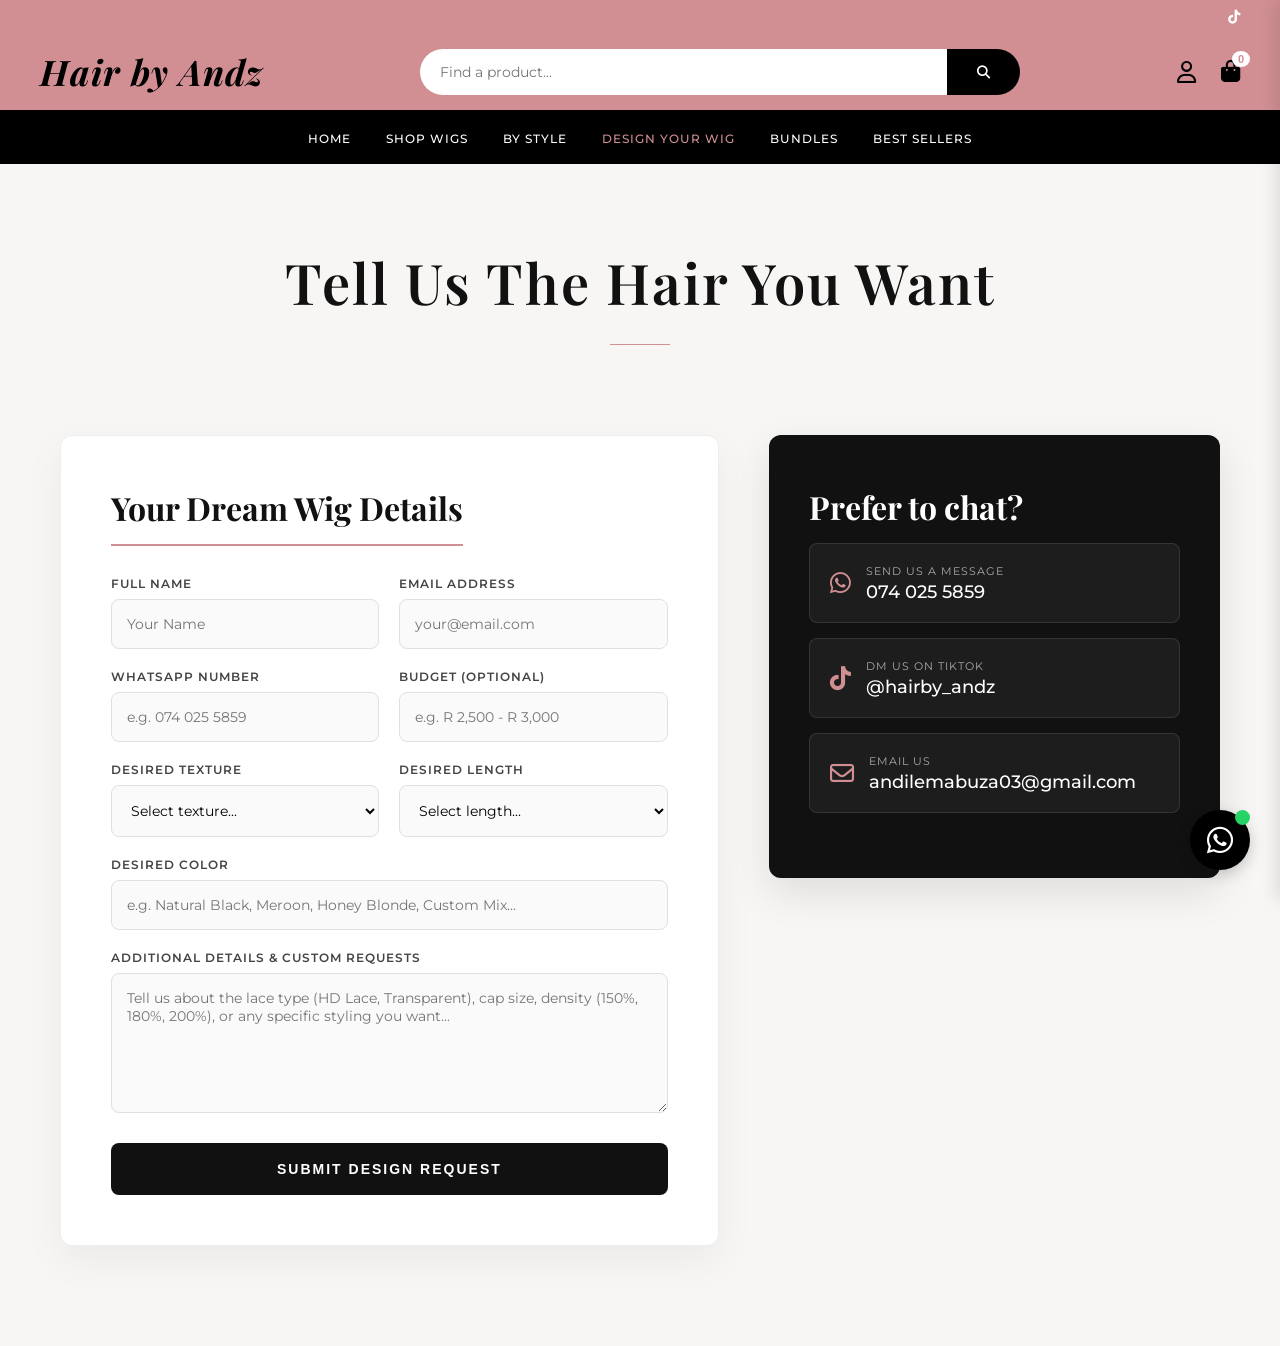
<file: design.html>
<!DOCTYPE html>
<html lang="en">
<head>
    <meta charset="UTF-8">
    <meta name="viewport" content="width=device-width, initial-scale=1.0">
    <title>Hair by Andz | Design Your Wig</title>
    <link rel="stylesheet" href="style.css">
    <link rel="stylesheet" href="https://cdnjs.cloudflare.com/ajax/libs/font-awesome/6.4.0/css/all.min.css">
    <style>
        /* --- Animation for the Title --- */
        @keyframes fadeInUp {
            from {
                opacity: 0;
                transform: translateY(30px);
            }
            to {
                opacity: 1;
                transform: translateY(0);
            }
        }
        
        .page-header h1 {
            animation: fadeInUp 1.2s ease-out forwards;
            font-size: 3.5rem; /* Make it larger */
            color: #111;
            text-transform: capitalize; /* Capitalizes the first letter */
            margin-bottom: 20px;
        }
        
        /* Optional: animate the subtitle too with a slight delay */
        .page-header p {
            animation: fadeInUp 1.2s ease-out 0.3s forwards;
            opacity: 0; /* Starts invisible until animation kicks in */
        }

        /* --- Rest of the Design Page Layout --- */
        .design-page-wrapper {
            max-width: 1200px;
            margin: 20px auto 100px;
            padding: 0 20px;
            display: flex;
            gap: 50px;
            align-items: flex-start;
        }
        .design-form-container {
            flex: 1.5;
            background: #fff;
            padding: 50px;
            border-radius: 12px;
            box-shadow: 0 15px 40px rgba(0,0,0,0.05);
            border: 1px solid #eee;
        }
        .design-form-container h2 {
            font-size: 2rem;
            margin-bottom: 30px;
            color: #111;
            border-bottom: 2px solid #d18f93;
            padding-bottom: 15px;
            display: inline-block;
            font-family: 'Playfair Display', serif;
        }
        .design-form { display: flex; flex-direction: column; gap: 20px; }
        .form-row { display: flex; gap: 20px; }
        .form-group { flex: 1; display: flex; flex-direction: column; gap: 8px; }
        .form-group label { font-size: 12px; font-weight: 600; text-transform: uppercase; letter-spacing: 1px; color: #444; }
        .form-group input, .form-group select, .form-group textarea {
            width: 100%; padding: 15px; border: 1px solid #e0e0e0;
            border-radius: 8px; font-family: 'Montserrat', sans-serif;
            font-size: 14px; background: #fafafa; transition: border-color 0.3s;
        }
        .form-group input:focus, .form-group select:focus, .form-group textarea:focus {
            border-color: #d18f93; outline: none;
        }
        .design-submit-btn {
            background: #111; color: white; padding: 18px;
            border: none; border-radius: 8px; font-size: 14px;
            font-weight: 600; text-transform: uppercase; letter-spacing: 2px;
            cursor: pointer; transition: background 0.3s; margin-top: 10px;
        }
        .design-submit-btn:hover { background: #d18f93; }
        .design-contact-info {
            flex: 1;
            background: #111;
            color: white;
            padding: 50px 40px;
            border-radius: 12px;
            box-shadow: 0 15px 40px rgba(0,0,0,0.1);
            position: sticky;
            top: 100px;
        }
        .design-contact-info h3 { font-size: 2rem; margin-bottom: 15px; font-family: 'Playfair Display', serif; }
        .design-contact-info p { color: #ccc; font-size: 1rem; line-height: 1.6; margin-bottom: 30px; }
        .contact-method {
            display: flex; align-items: center; gap: 15px;
            background: rgba(255,255,255,0.05); padding: 20px;
            border-radius: 8px; margin-bottom: 15px;
            text-decoration: none; color: white; transition: background 0.3s;
            border: 1px solid rgba(255,255,255,0.1);
        }
        .contact-method:hover { background: rgba(255,255,255,0.1); }
        .contact-method i { font-size: 24px; color: #d18f93; }
        .contact-method div span { display: block; font-size: 11px; text-transform: uppercase; letter-spacing: 1px; color: #aaa; margin-bottom: 3px; }
        .contact-method div strong { font-size: 1.1rem; font-weight: 500; }
        
        @media (max-width: 900px) {
            .design-page-wrapper { flex-direction: column; }
            .form-row { flex-direction: column; gap: 20px; }
            .design-contact-info { position: static; }
            .page-header h1 { font-size: 2.5rem; }
        }
    </style>
</head>
<body>

    <!-- Top Bar -->
    <div class="top-bar">
        <a href="https://www.tiktok.com/@hairby_andz?_r=1&_t=ZS-9AzT24f9npl" target="_blank"><i class="fab fa-tiktok"></i></a>
    </div>

    <!-- Main Header -->
    <header class="main-header">
        <a href="index.html" class="logo-text">Hair by Andz</a>
        <div class="search-container">
            <input type="text" id="searchInput" placeholder="Find a product..." onkeypress="handleSearch(event)">
            <button onclick="executeSearch()"><i class="fas fa-search"></i></button>
        </div>
        <div class="header-icons">
            <a href="#"><i class="far fa-user"></i></a>
            <button onclick="toggleCart()">
                <i class="fas fa-shopping-bag"></i>
                <span class="cart-count">0</span>
            </button>
        </div>
    </header>

    <!-- Navigation Menu -->
    <nav class="nav-bar">
        <a href="index.html">Home</a> 
        <a href="index.html#shop-section">Shop Wigs</a>
        
        <div class="dropdown">
            <a>By Style</a> <!-- ARROW REMOVED -->
            <div class="dropdown-content">
                <a href="index.html#shop-section">Curly</a>
                <a href="index.html#shop-section">Straight</a>
            </div>
        </div>

        <!-- Highlighted active page -->
        <a href="design.html" style="color: #d18f93;">Design Your Wig</a>
        
        <a href="index.html" onclick="showComingSoon(event)">Bundles</a>
        <a href="index.html#shop-section">Best Sellers</a>
    </nav>

    <!-- Page Header -->
    <header class="page-header">
        <h1>tell us the hair you want</h1>
    </header>

    <!-- Main Design Content -->
    <div class="design-page-wrapper">
        
        <!-- Form Container (Left Side) -->
        <div class="design-form-container">
            <h2>Your Dream Wig Details</h2>
            
            <form class="design-form" action="https://formspree.io/f/xwllwnqz" method="POST">
                
                <div class="form-row">
                    <div class="form-group">
                        <label>Full Name</label>
                        <input type="text" name="name" placeholder="Your Name" required>
                    </div>
                    <div class="form-group">
                        <label>Email Address</label>
                        <input type="email" name="email" placeholder="your@email.com" required>
                    </div>
                </div>

                <div class="form-row">
                    <div class="form-group">
                        <label>WhatsApp Number</label>
                        <input type="tel" name="whatsapp" placeholder="e.g. 074 025 5859" required>
                    </div>
                    <div class="form-group">
                        <label>Budget (Optional)</label>
                        <input type="text" name="budget" placeholder="e.g. R 2,500 - R 3,000">
                    </div>
                </div>

                <div class="form-row">
                    <div class="form-group">
                        <label>Desired Texture</label>
                        <select name="texture" required>
                            <option value="" disabled selected>Select texture...</option>
                            <option value="Straight">Straight</option>
                            <option value="Curly">Curly</option>
                            <option value="Wavy">Wavy</option>
                            <option value="Deep Wave">Deep Wave</option>
                        </select>
                    </div>
                    <div class="form-group">
                        <label>Desired Length</label>
                        <select name="length" required>
                            <option value="" disabled selected>Select length...</option>
                            <option value="14 inches">14 inches</option>
                            <option value="16 inches">16 inches</option>
                            <option value="18 inches">18 inches</option>
                            <option value="20 inches">20 inches</option>
                            <option value="22 inches">22 inches</option>
                            <option value="24 inches+">24 inches+</option>
                        </select>
                    </div>
                </div>

                <div class="form-group">
                    <label>Desired Color</label>
                    <input type="text" name="color" placeholder="e.g. Natural Black, Meroon, Honey Blonde, Custom Mix..." required>
                </div>

                <div class="form-group">
                    <label>Additional Details & Custom Requests</label>
                    <textarea name="message" rows="6" placeholder="Tell us about the lace type (HD Lace, Transparent), cap size, density (150%, 180%, 200%), or any specific styling you want..." required></textarea>
                </div>

                <button type="submit" class="design-submit-btn">Submit Design Request</button>
            </form>
        </div>

        <!-- Contact Info (Right Side) -->
        <div class="design-contact-info">
            <h3>Prefer to chat?</h3>
            

            <a href="https://wa.me/27740255859?text=Hi%20Hair%20by%20Andz!%20I%20would%20like%20to%20inquire%20about%20designing%20a%20custom%20wig." target="_blank" class="contact-method">
                <i class="fab fa-whatsapp"></i>
                <div>
                    <span>Send us a message</span>
                    <strong>074 025 5859</strong>
                </div>
            </a>

            <a href="https://www.tiktok.com/@hairby_andz?_r=1&_t=ZS-9AzT24f9npl" target="_blank" class="contact-method">
                <i class="fab fa-tiktok"></i>
                <div>
                    <span>DM us on TikTok</span>
                    <strong>@hairby_andz</strong>
                </div>
            </a>
            
            <a href="mailto:andilemabuza03@gmail.com" class="contact-method">
                <i class="far fa-envelope"></i>
                <div>
                    <span>Email us</span>
                    <strong>andilemabuza03@gmail.com</strong>
                </div>
            </a>
        </div>

    </div>

    <!-- Floating WhatsApp -->
    <a href="https://wa.me/27740255859" target="_blank" class="floating-whatsapp">
        <i class="fab fa-whatsapp"></i><span class="wa-badge"></span>
    </a>

    <!-- Cart Drawer -->
    <div class="cart-overlay" id="cartOverlay" onclick="toggleCart()"></div>
    <div class="cart-drawer" id="cartDrawer">
        <div class="cart-header"><h2>Shopping Bag</h2><button class="close-cart" onclick="toggleCart()">&times;</button></div>
        <div class="cart-items-container" id="cartItemsContainer"><p style="text-align:center; color:#999; margin-top:50px;">Your bag is empty.</p></div>
        <div class="cart-footer">
            <div class="subtotal-row"><span>Subtotal</span><span id="cartSubtotal">R 0.00</span></div>
            <button onclick="checkoutWhatsApp()" class="whatsapp-checkout-btn">Checkout via WhatsApp</button>
        </div>
    </div>

    <!-- Modals -->
    <div class="modal-overlay" id="comingSoonModal">
        <div class="modal-box" style="position: relative;">
            <button class="close-modal" onclick="closeModals()">&times;</button>
            <h2>Coming Soon</h2>
            <p>Our exclusive bundles collection is currently being curated. Stay tuned for the drop!</p>
            <button onclick="closeModals()">Got It</button>
        </div>
    </div>

    <script src="cart.js"></script>
    <script>
        function handleSearch(event) { if (event.key === 'Enter') { executeSearch(); } }
        function executeSearch() {
            const query = document.getElementById('searchInput').value;
            if (query.trim() !== "") { window.location.href = `index.html?search=${encodeURIComponent(query)}#shop-section`; }
        }
        function showComingSoon(e) { e.preventDefault(); document.getElementById('comingSoonModal').classList.add('active'); }
        function closeModals() { document.getElementById('comingSoonModal').classList.remove('active'); }
    </script>
</body>
</html>
</file>
<file: style.css>
/* --- Premium Imports --- */
@import url('https://fonts.googleapis.com/css2?family=Playfair+Display:ital,wght@0,600;0,700;1,600&family=Montserrat:wght@300;400;500;600&display=swap');

:root {
    --brand-pink: #d18f93; 
    --brand-black: #000000;
    --text-main: #111;
    --whatsapp-green: #25D366;
    --card-bg: #ffffff;
}

* { margin: 0; padding: 0; box-sizing: border-box; }

body {
    font-family: 'Montserrat', sans-serif;
    color: var(--text-main);
    overflow-x: hidden;
    background-color: #f7f6f4; 
}

h1, h2, h3 { font-family: 'Playfair Display', serif; }

/* --- Top Bar (Socials) --- */
.top-bar {
    background-color: var(--brand-pink);
    display: flex;
    justify-content: flex-end;
    padding: 8px 40px;
    gap: 15px;
}
.top-bar a { color: white; text-decoration: none; font-size: 14px; transition: opacity 0.3s; }
.top-bar a:hover { opacity: 0.7; }

/* --- Main Header --- */
.main-header {
    background-color: var(--brand-pink);
    padding: 15px 40px;
    display: flex;
    justify-content: space-between;
    align-items: center;
    border-bottom: 3px solid var(--brand-black);
}

.logo-text {
    font-family: 'Playfair Display', serif;
    font-size: 2.2rem;
    font-style: italic;
    font-weight: 700;
    color: var(--brand-black);
    text-decoration: none;
    letter-spacing: 1px;
    line-height: 1;
}

/* Search Bar */
.search-container { display: flex; flex: 1; max-width: 600px; margin: 0 40px; }
.search-container input {
    width: 100%; padding: 14px 20px; border: none;
    border-radius: 30px 0 0 30px; outline: none;
    font-family: 'Montserrat', sans-serif; font-size: 14px;
}
.search-container button {
    background-color: var(--brand-black); color: white; border: none;
    padding: 0 30px; border-radius: 0 30px 30px 0; cursor: pointer;
}

/* Header Icons */
.header-icons { display: flex; gap: 25px; align-items: center; }
.header-icons button, .header-icons a {
    background: none; border: none; color: var(--brand-black);
    font-size: 22px; cursor: pointer; text-decoration: none; position: relative;
}
.cart-count {
    position: absolute; top: -8px; right: -10px; background: white;
    color: var(--brand-pink); font-size: 11px; font-weight: bold;
    border-radius: 50%; padding: 2px 6px;
}

/* --- Navigation Menu & Dropdowns --- */
.nav-bar {
    background-color: var(--brand-black);
    display: flex; justify-content: center; padding: 18px 0; gap: 35px;
    position: relative;
}
.nav-bar > a, .dropdown > a {
    color: white; text-decoration: none; font-size: 12px;
    text-transform: uppercase; letter-spacing: 1px; font-weight: 500;
    display: flex; align-items: center; gap: 5px; cursor: pointer;
}
.nav-bar > a:hover, .dropdown > a:hover { color: var(--brand-pink); }

/* Dropdown Container */
.dropdown { position: relative; display: inline-block; }
.dropdown-content {
    display: none;
    position: absolute;
    background-color: #fff;
    min-width: 160px;
    box-shadow: 0 8px 16px rgba(0,0,0,0.1);
    z-index: 100;
    top: 30px;
    left: 0;
    border-radius: 4px;
    overflow: hidden;
}
.dropdown-content a {
    color: var(--brand-black);
    padding: 12px 16px;
    text-decoration: none;
    display: block;
    font-size: 12px;
    font-weight: 500;
    text-transform: uppercase;
}
.dropdown-content a:hover { background-color: #f1f1f1; color: var(--brand-pink); }
.dropdown:hover .dropdown-content { display: block; }

/* --- Cinematic Auto-Slider Hero --- */
.hero-slider { position: relative; width: 100%; height: 85vh; overflow: hidden; background: #000; }
.slide { position: absolute; top: 0; left: 0; width: 100%; height: 100%; opacity: 0; transition: opacity 1.2s ease-in-out; display: flex; align-items: center; justify-content: center; text-align: center; }
.slide.active { opacity: 1; z-index: 1; }
.slide img { position: absolute; top: 0; left: 0; width: 100%; height: 100%; object-fit: cover; z-index: -2; }
.slide::after { content: ''; position: absolute; top: 0; left: 0; width: 100%; height: 100%; background: rgba(0, 0, 0, 0.4); z-index: -1; }
.slide-content { color: white; max-width: 900px; padding: 0 20px; transform: translateY(20px); transition: transform 1s ease; }
.slide.active .slide-content { transform: translateY(0); }
.slide-content p { font-size: 1.2rem; letter-spacing: 2px; margin-bottom: 15px; text-transform: uppercase; }
.slide-content h1 { font-size: 4.5rem; line-height: 1.1; margin-bottom: 25px; text-transform: uppercase; font-family: 'Montserrat', sans-serif; font-weight: 400; letter-spacing: 3px; }
.btn-shop-now { background-color: var(--brand-black); color: white; padding: 18px 45px; text-decoration: none; text-transform: uppercase; letter-spacing: 3px; font-size: 14px; border: 1px solid white; transition: all 0.3s; display: inline-block; }
.btn-shop-now:hover { background-color: white; color: var(--brand-black); }

.banner-arrow { position: absolute; top: 50%; transform: translateY(-50%); width: 50px; height: 50px; background: white; border-radius: 50%; display: flex; justify-content: center; align-items: center; font-size: 18px; cursor: pointer; z-index: 10; border: none; }
.banner-arrow:hover { background: #eee; }
.arrow-left { left: 30px; }
.arrow-right { right: 30px; }
.slider-dots { position: absolute; bottom: 20px; width: 100%; display: flex; justify-content: center; gap: 10px; z-index: 10; }
.dot { width: 10px; height: 10px; background: rgba(255,255,255,0.4); border-radius: 50%; cursor: pointer; transition: background 0.3s; }
.dot.active { background: white; }

/* --- Page Headers --- */
.page-header { text-align: center; padding: 80px 20px 50px; }
.page-header h1 { font-size: 3.5rem; font-weight: 600; letter-spacing: 2px; margin-bottom: 20px; }
.page-header h1::after { content: ''; display: block; width: 60px; height: 1px; background-color: var(--brand-pink); margin: 25px auto 0; }
.page-header p { font-size: 1.1rem; color: #555; font-weight: 300; letter-spacing: 1px; max-width: 600px; margin: 0 auto; }

/* --- Product Cards --- */
.product-grid { display: grid; grid-template-columns: repeat(auto-fit, minmax(340px, 1fr)); gap: 40px; padding: 20px 6% 100px; max-width: 1400px; margin: 0 auto; }
.product-card { background: var(--card-bg); border-radius: 12px; overflow: hidden; box-shadow: 0 10px 30px rgba(0,0,0,0.04); transition: transform 0.4s cubic-bezier(0.175, 0.885, 0.32, 1.275), box-shadow 0.4s ease; display: flex; flex-direction: column; }
.product-card:hover { transform: translateY(-10px); box-shadow: 0 20px 40px rgba(0,0,0,0.08); }
.image-wrapper { position: relative; height: 450px; }
.product-badge { position: absolute; top: 15px; left: 15px; background: rgba(255, 255, 255, 0.9); color: var(--brand-black); padding: 6px 14px; font-size: 11px; text-transform: uppercase; letter-spacing: 1.5px; font-weight: 600; z-index: 10; border-radius: 4px; box-shadow: 0 2px 10px rgba(0,0,0,0.1); }
.slider-container { position: relative; width: 100%; height: 100%; overflow-x: auto; scroll-snap-type: x mandatory; display: flex; scrollbar-width: none; }
.slider-container::-webkit-scrollbar { display: none; }
.slider-container img { width: 100%; height: 100%; object-fit: cover; scroll-snap-align: start; flex-shrink: 0; }
.product-info { padding: 30px 25px; text-align: center; display: flex; flex-direction: column; flex-grow: 1; justify-content: space-between; }
.product-info h3 { font-size: 1.6rem; margin-bottom: 8px; color: var(--brand-black); }
.price { font-weight: 500; color: var(--brand-pink); font-size: 1.2rem; margin-bottom: 25px; letter-spacing: 1px; }
.add-to-cart-btn { background-color: transparent; border: 1px solid var(--brand-black); color: var(--brand-black); padding: 16px 30px; text-transform: uppercase; letter-spacing: 2px; font-size: 12px; cursor: pointer; transition: all 0.3s; width: 100%; font-weight: 600; display: flex; justify-content: center; align-items: center; gap: 10px; }
.add-to-cart-btn:hover { background-color: var(--brand-black); color: #fff; }

/* --- Why Us (About) Page --- */
.why-us-container { max-width: 1000px; margin: 0 auto 100px; display: flex; flex-wrap: wrap; gap: 50px; padding: 0 20px; align-items: center; }
.founder-photo { flex: 1; min-width: 300px; border-radius: 12px; overflow: hidden; box-shadow: 0 15px 30px rgba(0,0,0,0.1); }
.founder-photo img { width: 100%; height: auto; display: block; object-fit: cover; }
.why-us-text { flex: 1.5; min-width: 300px; }
.why-us-text h2 { font-size: 2.5rem; margin-bottom: 20px; color: var(--brand-pink); }
.why-us-text p { font-size: 1.1rem; margin-bottom: 20px; color: #444; line-height: 1.8; }
.founder-signature { font-family: 'Playfair Display', serif; font-style: italic; font-size: 1.5rem; margin-top: 30px; color: var(--brand-black); }

/* --- Form Styles (Design & Contact) --- */
.form-section { max-width: 700px; margin: 0 auto 100px; padding: 40px; background: #fff; border-radius: 12px; box-shadow: 0 10px 30px rgba(0,0,0,0.05); }
.form-section form { display: flex; flex-direction: column; gap: 20px; }
.form-section input, .form-section textarea, .form-section select { width: 100%; padding: 15px; border: 1px solid #ddd; border-radius: 6px; font-family: 'Montserrat', sans-serif; font-size: 14px; background: #fafafa; }
.form-section label { font-weight: 600; font-size: 13px; text-transform: uppercase; letter-spacing: 1px; margin-bottom: -10px; }
.form-section button { background-color: var(--brand-black); color: white; padding: 18px; border: none; border-radius: 6px; font-size: 14px; font-weight: 600; text-transform: uppercase; letter-spacing: 2px; cursor: pointer; transition: background 0.3s; }
.form-section button:hover { background-color: var(--brand-pink); }

/* --- Cart Drawer --- */
.cart-overlay { position: fixed; top: 0; left: 0; width: 100%; height: 100%; background: rgba(0,0,0,0.5); opacity: 0; visibility: hidden; transition: all 0.3s; z-index: 1001; }
.cart-drawer { position: fixed; top: 0; right: -400px; width: 100%; max-width: 400px; height: 100vh; background: #fff; z-index: 1002; transition: right 0.4s ease; display: flex; flex-direction: column; box-shadow: -5px 0 15px rgba(0,0,0,0.1); }
.cart-drawer.open { right: 0; }
.cart-overlay.open { opacity: 1; visibility: visible; }
.cart-header { padding: 20px; border-bottom: 1px solid #eee; display: flex; justify-content: space-between; align-items: center; }
.close-cart { background: none; border: none; font-size: 24px; cursor: pointer; }
.cart-items-container { flex: 1; overflow-y: auto; padding: 20px; }
.cart-item { display: flex; justify-content: space-between; align-items: center; margin-bottom: 15px; padding-bottom: 15px; border-bottom: 1px solid #eee; }
.cart-item-info h4 { font-size: 1rem; font-family: 'Montserrat', sans-serif; }
.cart-item-info p { color: #666; font-size: 0.9rem;}
.remove-item { color: red; background: none; border: none; cursor: pointer; font-size: 12px; text-decoration: underline; }
.cart-footer { padding: 20px; border-top: 1px solid #eee; background: #faf9f6; }
.subtotal-row { display: flex; justify-content: space-between; font-size: 1.2rem; font-weight: bold; margin-bottom: 20px; }
.whatsapp-checkout-btn { display: block; width: 100%; background-color: var(--whatsapp-green); color: white; text-align: center; padding: 15px; text-decoration: none; font-weight: bold; text-transform: uppercase; border: none; cursor: pointer; border-radius: 4px; }

/* Floating WhatsApp */
.floating-whatsapp { position: fixed; bottom: 30px; right: 30px; background-color: var(--brand-black); color: white; width: 60px; height: 60px; border-radius: 50%; display: flex; justify-content: center; align-items: center; font-size: 30px; box-shadow: 0 4px 15px rgba(0,0,0,0.2); z-index: 1000; text-decoration: none; }
.floating-whatsapp .wa-badge { position: absolute; top: 0; right: 0; background: var(--whatsapp-green); width: 15px; height: 15px; border-radius: 50%; }

/* --- Custom Modal (Coming Soon) --- */
.modal-overlay { position: fixed; top: 0; left: 0; width: 100%; height: 100%; background: rgba(0,0,0,0.6); display: flex; justify-content: center; align-items: center; z-index: 2000; opacity: 0; visibility: hidden; transition: all 0.3s; }
.modal-overlay.active { opacity: 1; visibility: visible; }
.modal-box { background: #fff; padding: 50px 40px; border-radius: 12px; text-align: center; max-width: 400px; width: 90%; box-shadow: 0 20px 40px rgba(0,0,0,0.2); transform: translateY(20px); transition: transform 0.3s; }
.modal-overlay.active .modal-box { transform: translateY(0); }
.modal-box h2 { font-size: 2rem; margin-bottom: 15px; color: var(--brand-pink); }
.modal-box p { font-size: 1rem; color: #555; margin-bottom: 30px; line-height: 1.6; }
.modal-box button { background: var(--brand-black); color: white; border: none; padding: 12px 30px; text-transform: uppercase; letter-spacing: 1px; cursor: pointer; border-radius: 4px; }

@media (max-width: 768px) {
    .main-header { flex-direction: column; gap: 15px; padding: 15px; }
    .search-container { margin: 0; width: 100%; }
    .nav-bar { flex-wrap: wrap; gap: 15px; padding: 15px; }
    .slide-content h1 { font-size: 2.5rem; }
    .page-header h1 { font-size: 2.5rem; }
    .product-card { margin: 0 10px; }
    .dropdown-content { position: static; box-shadow: none; background: #222; }
    .dropdown-content a { color: white; }
    /* --- Design Your Wig Page Styling --- */
.design-page-wrapper {
    max-width: 1200px;
    margin: 60px auto 100px;
    padding: 0 20px;
    display: flex;
    gap: 50px;
    align-items: flex-start;
}

/* Left Side: Form */
.design-form-container {
    flex: 1.5;
    background: #fff;
    padding: 50px;
    border-radius: 12px;
    box-shadow: 0 15px 40px rgba(0,0,0,0.05);
}

.design-form-container h2 {
    font-size: 2rem;
    margin-bottom: 30px;
    color: var(--brand-black);
    border-bottom: 2px solid var(--brand-pink);
    padding-bottom: 15px;
    display: inline-block;
}

.design-form { display: flex; flex-direction: column; gap: 20px; }
.form-row { display: flex; gap: 20px; }
.form-group { flex: 1; display: flex; flex-direction: column; gap: 8px; }
.form-group label { font-size: 12px; font-weight: 600; text-transform: uppercase; letter-spacing: 1px; color: #444; }
.form-group input, .form-group select, .form-group textarea {
    width: 100%; padding: 15px; border: 1px solid #e0e0e0;
    border-radius: 8px; font-family: 'Montserrat', sans-serif;
    font-size: 14px; background: #fafafa; transition: border-color 0.3s;
}
.form-group input:focus, .form-group select:focus, .form-group textarea:focus {
    border-color: var(--brand-pink); outline: none;
}
.design-submit-btn {
    background: var(--brand-black); color: white; padding: 18px;
    border: none; border-radius: 8px; font-size: 14px;
    font-weight: 600; text-transform: uppercase; letter-spacing: 2px;
    cursor: pointer; transition: background 0.3s; margin-top: 10px;
}
.design-submit-btn:hover { background: var(--brand-pink); }

/* Right Side: Contact Info */
.design-contact-info {
    flex: 1;
    background: var(--brand-black);
    color: white;
    padding: 50px 40px;
    border-radius: 12px;
    box-shadow: 0 15px 40px rgba(0,0,0,0.1);
    position: sticky;
    top: 100px; /* Keeps it in view while scrolling the form */
}
.design-contact-info h3 { font-size: 2rem; margin-bottom: 15px; font-family: 'Playfair Display', serif; }
.design-contact-info p { color: #ccc; font-size: 1rem; line-height: 1.6; margin-bottom: 30px; }

.contact-method {
    display: flex; align-items: center; gap: 15px;
    background: rgba(255,255,255,0.05); padding: 20px;
    border-radius: 8px; margin-bottom: 15px;
    text-decoration: none; color: white; transition: background 0.3s;
    border: 1px solid rgba(255,255,255,0.1);
}
.contact-method:hover { background: rgba(255,255,255,0.1); }
.contact-method i { font-size: 24px; color: var(--brand-pink); }
.contact-method div span { display: block; font-size: 11px; text-transform: uppercase; letter-spacing: 1px; color: #aaa; margin-bottom: 3px; }
.contact-method div strong { font-size: 1.1rem; font-weight: 500; }

@media (max-width: 900px) {
    .design-page-wrapper { flex-direction: column; }
    .form-row { flex-direction: column; gap: 20px; }
    .design-contact-info { position: static; }
}
}
/* --- Product Cards --- */
.product-grid { display: grid; grid-template-columns: repeat(auto-fit, minmax(340px, 1fr)); gap: 40px; padding: 20px 6% 100px; max-width: 1400px; margin: 0 auto; }
.product-card { background: #fff; border-radius: 12px; overflow: hidden; box-shadow: 0 10px 30px rgba(0,0,0,0.04); transition: transform 0.4s cubic-bezier(0.175, 0.885, 0.32, 1.275), box-shadow 0.4s ease; display: flex; flex-direction: column; }
.product-card:hover { transform: translateY(-10px); box-shadow: 0 20px 40px rgba(0,0,0,0.08); }
.image-wrapper { position: relative; height: 450px; }
.product-badge { position: absolute; top: 15px; left: 15px; background: rgba(255, 255, 255, 0.9); color: var(--brand-black); padding: 6px 14px; font-size: 11px; text-transform: uppercase; letter-spacing: 1.5px; font-weight: 600; z-index: 10; border-radius: 4px; box-shadow: 0 2px 10px rgba(0,0,0,0.1); }

/* Updated Slider Container */
.slider-container { 
    position: relative; 
    width: 100%; 
    height: 100%; 
    overflow-x: auto; 
    scroll-snap-type: x mandatory; 
    display: flex; 
    scrollbar-width: none; 
}
.slider-container::-webkit-scrollbar { display: none; }
.slider-container img { 
    width: 100%; 
    height: 100%; 
    object-fit: cover; 
    scroll-snap-align: start; 
    flex-shrink: 0; 
}

/* NEW: Swipe Dots on Images */
.swipe-dots {
    position: absolute;
    bottom: 15px;
    width: 100%;
    display: flex;
    justify-content: center;
    gap: 6px;
    z-index: 10;
    pointer-events: none; /* Allows clicking through to images */
}
.swipe-dot {
    width: 8px;
    height: 8px;
    border-radius: 50%;
    background: rgba(255,255,255,0.5);
    transition: background 0.3s, transform 0.3s;
    box-shadow: 0 1px 3px rgba(0,0,0,0.3);
}
.swipe-dot.active {
    background: white;
    transform: scale(1.2);
}

.product-info { padding: 30px 25px; text-align: center; display: flex; flex-direction: column; flex-grow: 1; justify-content: space-between; }
.product-info h3 { font-size: 1.6rem; margin-bottom: 8px; color: var(--brand-black); }
.price { font-weight: 500; color: var(--brand-pink); font-size: 1.2rem; margin-bottom: 25px; letter-spacing: 1px; }
.add-to-cart-btn { background-color: transparent; border: 1px solid var(--brand-black); color: var(--brand-black); padding: 16px 30px; text-transform: uppercase; letter-spacing: 2px; font-size: 12px; cursor: pointer; transition: all 0.3s; width: 100%; font-weight: 600; display: flex; justify-content: center; align-items: center; gap: 10px; }
.add-to-cart-btn:hover { background-color: var(--brand-black); color: #fff; }
</file>
